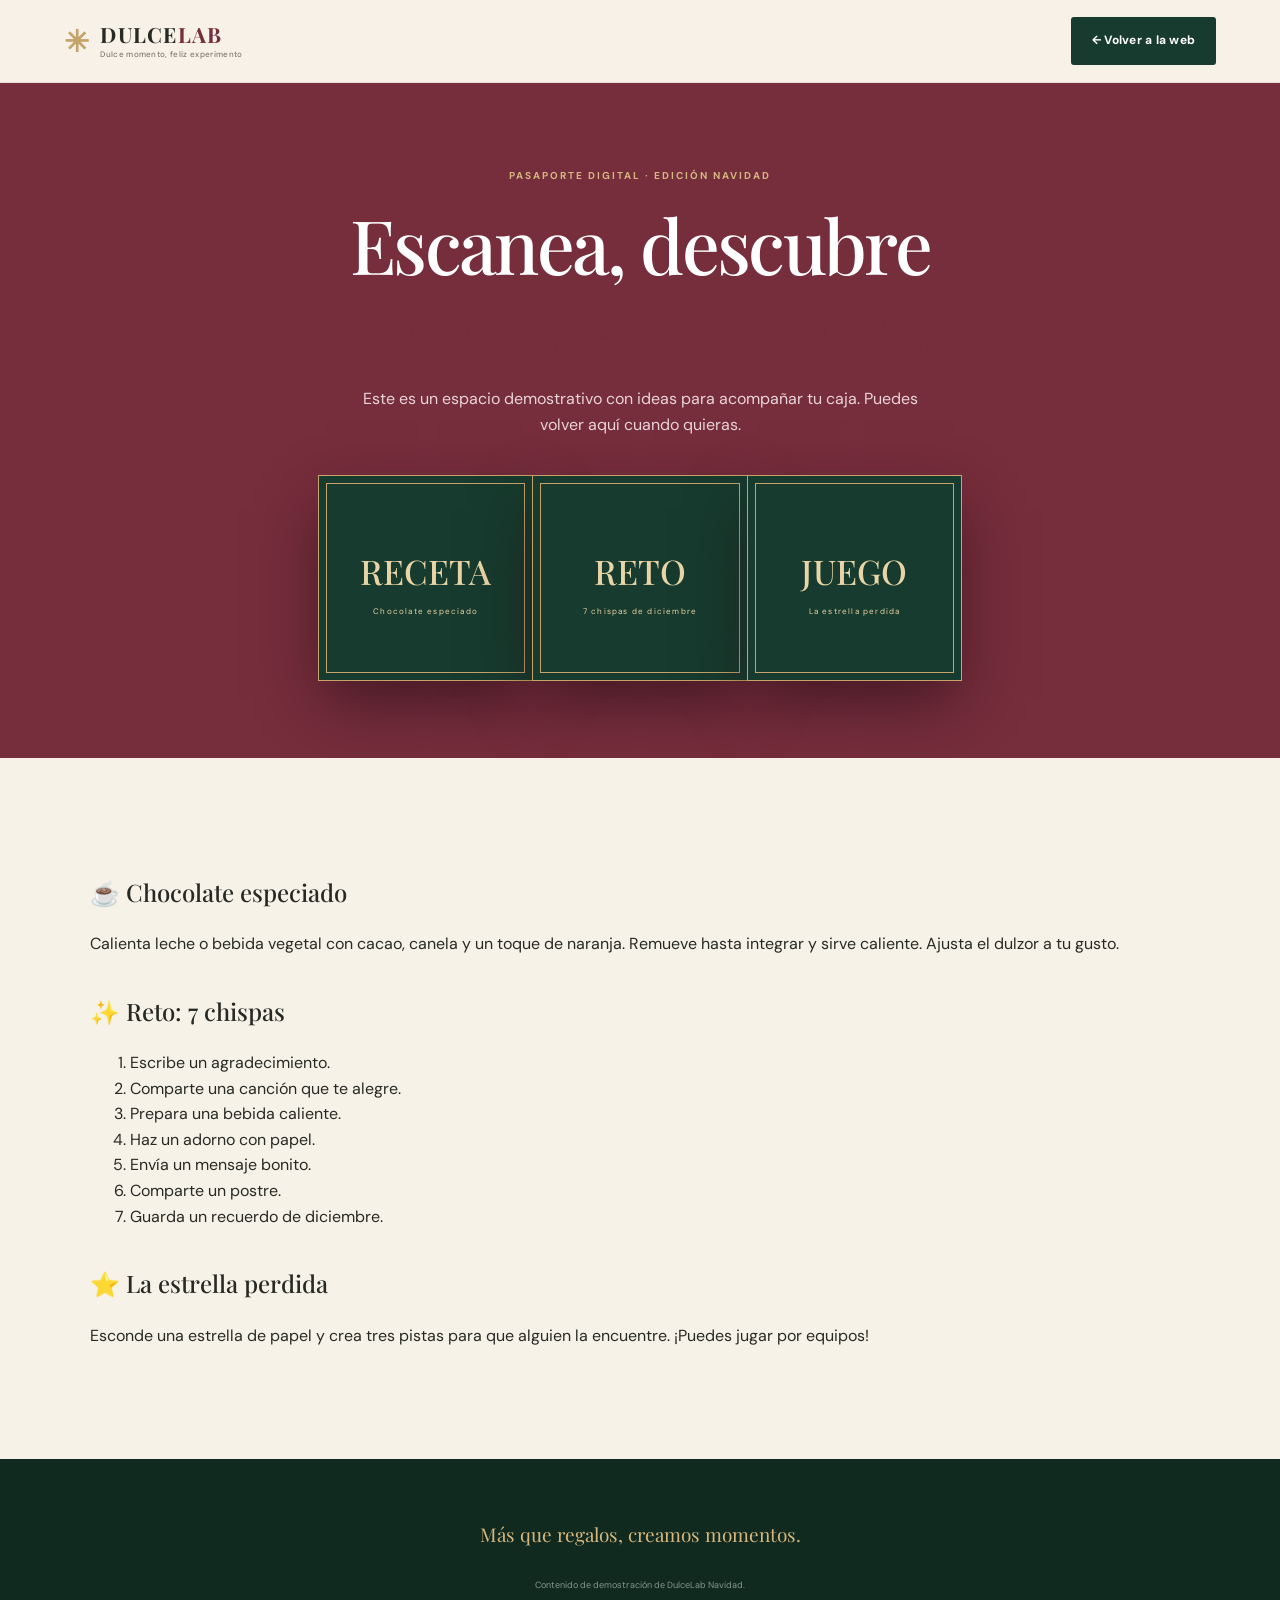
<file: passport.html>
<!doctype html><html lang="es"><head><meta charset="utf-8"><meta name="viewport" content="width=device-width,initial-scale=1"><title>Pasaporte DulceLab</title><link rel="stylesheet" href="../styles.css"></head><body><header class="header"><a class="logo" href="../index.html"><span class="logo-mark">✳</span><span>DULCE<span class="gold">LAB</span><small>Dulce momento, feliz experimento</small></span></a><a class="button button-dark" href="../index.html">← Volver a la web</a></header><main class="passport-page"><section class="passport" style="min-height:75vh;display:grid;place-items:center"><div style="max-width:900px;text-align:center"><div class="eyebrow">PASAPORTE DIGITAL · EDICIÓN NAVIDAD</div><h1 style="color:#fff;font-size:clamp(40px,7vw,75px)">Escanea, descubre<br><em>y vive la experiencia.</em></h1><p style="max-width:600px;margin:20px auto;color:#ead5d8">Este es un espacio demostrativo con ideas para acompañar tu caja. Puedes volver aquí cuando quieras.</p><div class="passport-inner" style="margin-top:45px;grid-template-columns:repeat(3,1fr);gap:15px"><a class="passport-cover" style="height:190px" href="#receta"><strong>RECETA</strong><small>Chocolate especiado</small></a><a class="passport-cover" style="height:190px" href="#reto"><strong>RETO</strong><small>7 chispas de diciembre</small></a><a class="passport-cover" style="height:190px" href="#juego"><strong>JUEGO</strong><small>La estrella perdida</small></a></div></div></section><section class="section" id="receta"><h2>☕ Chocolate especiado</h2><p>Calienta leche o bebida vegetal con cacao, canela y un toque de naranja. Remueve hasta integrar y sirve caliente. Ajusta el dulzor a tu gusto.</p><h2 id="reto" style="margin-top:35px">✨ Reto: 7 chispas</h2><ol><li>Escribe un agradecimiento.</li><li>Comparte una canción que te alegre.</li><li>Prepara una bebida caliente.</li><li>Haz un adorno con papel.</li><li>Envía un mensaje bonito.</li><li>Comparte un postre.</li><li>Guarda un recuerdo de diciembre.</li></ol><h2 id="juego" style="margin-top:35px">⭐ La estrella perdida</h2><p>Esconde una estrella de papel y crea tres pistas para que alguien la encuentre. ¡Puedes jugar por equipos!</p></section></main><footer><p>Más que regalos, creamos momentos.</p><small>Contenido de demostración de DulceLab Navidad.</small></footer></body></html>
</file>
<file: styles.css>
@import url('https://fonts.googleapis.com/css2?family=DM+Sans:wght@400;500;600;700&family=Playfair+Display:ital,wght@0,500;0,600;0,700;1,500;1,600&display=swap');
:root{--forest:#173b2e;--forest2:#244b3c;--wine:#762d3c;--cream:#f7f2e8;--paper:#fffdf8;--gold:#c5a36a;--ink:#272a24;--muted:#77786d;--line:#e5ddcf;--shadow:0 20px 60px #172d2015}*{box-sizing:border-box}html{scroll-behavior:smooth;scroll-padding-top:90px}body{margin:0;background:var(--cream);color:var(--ink);font-family:'DM Sans',sans-serif;line-height:1.6}a{text-decoration:none;color:inherit}button,input,select,textarea{font:inherit}button{cursor:pointer}.announcement{text-align:center;background:var(--wine);color:#f6e9d4;font-size:10px;letter-spacing:.2em;padding:8px}.header{height:83px;padding:0 max(5vw,24px);display:flex;align-items:center;justify-content:space-between;gap:26px;background:#f7f2e8ed;position:sticky;top:0;z-index:50;border-bottom:1px solid #e7dfd2;backdrop-filter:blur(15px)}.logo{display:flex;align-items:center;gap:10px;font-family:'Playfair Display',serif;font-weight:700;letter-spacing:.06em;font-size:21px;line-height:1.05}.logo-mark{color:var(--gold);font-size:30px}.gold{color:var(--wine)}.logo small{display:block;font-family:'DM Sans',sans-serif;font-size:8px;font-weight:500;letter-spacing:.04em;color:#83796b;margin-top:5px}.header nav{display:flex;gap:23px;font-size:12px;font-weight:600;color:#5c6258}.header nav a:hover{color:var(--wine)}.header-actions{display:flex;align-items:center;gap:13px}.search-btn{border:0;background:none;font-size:25px;color:var(--forest)}.cart-btn{border:1px solid #d9cebd;border-radius:99px;background:transparent;padding:9px 13px;font-size:12px}.cart-btn b{background:var(--wine);color:white;border-radius:50%;padding:3px 6px;margin-left:5px}.menu-toggle{display:none;background:none;border:0;font-size:23px;color:var(--forest)}.hero{padding:78px 7vw 72px;display:grid;grid-template-columns:1fr 1fr;gap:6vw;align-items:center;background:radial-gradient(ellipse at 82% 20%,#e6d9c5 0,transparent 35%),var(--cream);min-height:570px}.eyebrow{font-size:10px;letter-spacing:.2em;font-weight:700;color:#d5b77f}.eyebrow span{display:inline-block;width:26px;height:1px;background:currentColor;vertical-align:middle;margin-right:8px}.eyebrow.dark{color:var(--wine)}h1,h2,h3{font-family:'Playfair Display',serif;font-weight:500}h1{font-size:clamp(42px,5vw,72px);line-height:1.08;letter-spacing:-.035em;color:var(--forest);margin:20px 0}h1 em,h2 em{font-weight:500;color:var(--wine)}.hero-copy>p{max-width:510px;color:#6d7167;font-size:15px}.hero-buttons{display:flex;align-items:center;gap:25px;margin-top:29px;flex-wrap:wrap}.button{border:0;display:inline-flex;justify-content:center;align-items:center;gap:14px;padding:14px 21px;border-radius:3px;font-size:12px;font-weight:700;letter-spacing:.02em;transition:transform .2s,background .2s}.button:hover{transform:translateY(-2px)}.button-light{background:#f5ead6;color:var(--forest)}.button-dark{background:var(--forest);color:#fff}.text-link{font-size:12px;font-weight:700;color:var(--forest)}.hero-note{margin-top:38px;font-size:11px;color:#8b806f}.hero-visual{position:relative;max-width:570px;width:100%;margin:auto}.hero-photo{height:440px;border-radius:4px;position:relative;overflow:hidden;background:linear-gradient(145deg,#d2b18b,#7a4e3b 55%,#233c2e);box-shadow:var(--shadow);background-image:linear-gradient(0deg,#142b23aa,transparent 65%),url('https://images.unsplash.com/photo-1543589077-47d81606c1bf?auto=format&fit=crop&w=1100&q=85');background-position:center;background-size:cover}.photo-label{position:absolute;top:25px;left:27px;color:#fff;font-size:10px;letter-spacing:.16em}.photo-label span{color:#e8c78e}.photo-caption{position:absolute;bottom:30px;left:30px;color:#fff;display:flex;flex-direction:column}.photo-caption span{font-size:9px;letter-spacing:.2em}.photo-caption strong{font-family:'Playfair Display';font-size:37px;font-weight:500}.floating-tag{position:absolute;background:#fffdf5;padding:12px 17px;border-radius:2px;box-shadow:0 10px 30px #172d2020;font-size:11px;color:var(--forest);font-weight:700}.tag-one{top:22%;right:-30px}.tag-two{bottom:17%;left:-30px}.qualities{background:var(--forest);color:#f3ead9;display:grid;grid-template-columns:repeat(4,1fr);padding:25px 7vw;gap:25px}.qualities div{display:flex;align-items:center;gap:12px;font-size:11px}.qualities span{font-family:'Playfair Display';color:var(--gold);font-size:17px}.section{padding:95px 7vw}.section-heading{display:flex;align-items:end;justify-content:space-between;gap:30px;margin-bottom:37px}.section-heading h2{font-size:clamp(35px,4vw,52px);line-height:1.1;color:var(--forest);margin:12px 0 0}.section-heading>p{max-width:420px;font-size:13px;color:var(--muted);margin:0 0 5px}.experience-grid{display:grid;grid-template-columns:repeat(3,1fr);gap:18px}.experience-card{min-height:310px;position:relative;padding:27px;display:flex;flex-direction:column;justify-content:end;color:white;overflow:hidden;border-radius:3px;background:#254b3c}.experience-card:before{content:'';position:absolute;inset:0;background:linear-gradient(0deg,#10271fe8,transparent 85%);z-index:1}.experience-card .card-art{position:absolute;inset:0;background-size:cover;background-position:center;transition:transform .5s}.experience-card:hover .card-art{transform:scale(1.05)}.experience-card>*:not(.card-art){position:relative;z-index:2}.experience-card .num{font-size:10px;letter-spacing:.16em;color:#e6c58e}.experience-card h3{font-size:27px;margin:8px 0}.experience-card p{font-size:12px;color:#e9e8df;margin:0 0 18px}.experience-card button{align-self:flex-start;background:transparent;border:1px solid #ffffff75;color:#fff;padding:9px 13px;font-size:10px}.catalog-section{background:#eee7da}.filters{display:flex;gap:12px;margin-bottom:24px}.filters input,.filters select{border:1px solid #d8cebd;background:#faf7ef;padding:13px 15px;font-size:12px;border-radius:2px;color:#5b5d54}.filters input{flex:1}.product-grid{display:grid;grid-template-columns:repeat(4,1fr);gap:16px}.product-card{background:#fbf8f0;border:1px solid #e4dacc;overflow:hidden;border-radius:3px}.product-image{height:205px;display:grid;place-items:center;background:#d8c9ad;position:relative;overflow:hidden}.product-image img{width:100%;height:100%;object-fit:cover}.product-image .symbol{font-size:65px;filter:drop-shadow(0 8px 9px #0002)}.product-content{padding:17px}.product-category{font-size:9px;letter-spacing:.15em;color:var(--wine);font-weight:700;text-transform:uppercase}.product-content h3{font-size:21px;margin:6px 0}.product-content p{font-size:11px;color:var(--muted);min-height:42px}.product-bottom{display:flex;justify-content:space-between;align-items:center;margin-top:13px}.product-price{font-size:11px;font-weight:700;color:var(--forest)}.add-btn{background:var(--forest);border:0;color:white;padding:8px 12px;font-size:10px;border-radius:2px}.custom-section{background:var(--forest);color:#f4ead8;padding:90px 7vw}.custom-inner{display:grid;grid-template-columns:1fr .8fr;gap:9vw;align-items:center;max-width:1200px;margin:auto}.custom-copy h2{font-size:clamp(38px,4vw,55px);line-height:1.12;margin:17px 0}.custom-copy h2 em{color:#d6b47c}.custom-copy p{max-width:470px;color:#c7d0c4;font-size:13px;margin-bottom:27px}.custom-card{background:#f5eee1;color:var(--forest);padding:28px;border-radius:3px}.step{font-size:10px;letter-spacing:.15em;color:var(--wine);font-weight:700;display:flex;justify-content:space-between}.step span{color:var(--gold)}.custom-card h3{font-size:27px;margin:14px 0 19px}.choice-grid{display:grid;grid-template-columns:1fr 1fr;gap:9px}.choice-grid button{background:#fffaf1;border:1px solid #e4d8c5;padding:13px 9px;font-size:11px;text-align:left;color:#4b5b4d}.choice-grid button.selected{border-color:var(--wine);background:#f2e2df}.step-label{font-size:9px;letter-spacing:.15em;font-weight:700;color:var(--wine);margin:22px 0 8px}.custom-card textarea{width:100%;min-height:75px;resize:vertical;background:#fffaf1;border:1px solid #e4d8c5;padding:12px;font-size:12px;margin-bottom:13px}.custom-card .button{width:100%}.custom-card small{display:block;font-size:9px;color:#8a887d;margin-top:9px}.cozy{display:grid;grid-template-columns:.9fr 1fr;gap:8vw;align-items:center}.cozy-visual{min-height:420px;background:#e5d7c4;display:grid;place-items:center}.cozy-art{width:70%;height:75%;background:#b5bda4;display:flex;flex-direction:column;align-items:center;justify-content:center;color:var(--forest);position:relative;text-align:center}.cozy-art span{font-size:35px;color:#e8d6a6}.cozy-art b{font-family:'Playfair Display';font-size:38px;line-height:1.1}.cozy-art small{font-size:9px;letter-spacing:.15em;margin-top:20px}.cozy-copy h2{font-size:48px;color:var(--forest);line-height:1.1;margin:14px 0}.cozy-copy>p{font-size:13px;color:var(--muted);max-width:470px}.template-list{margin-top:24px;border-top:1px solid var(--line)}.template-list button{width:100%;display:flex;align-items:center;gap:15px;background:none;border:0;border-bottom:1px solid var(--line);padding:14px 0;text-align:left;font-size:12px;color:#4e554b}.template-list button span{color:var(--wine);font-size:10px}.template-list button b{margin-left:auto;color:var(--wine)}.small-note{font-size:10px!important}.passport{background:#762d3c;color:#f5e9d5;padding:85px 7vw;overflow:hidden}.passport-inner{display:grid;grid-template-columns:.75fr 1fr;gap:10vw;align-items:center;max-width:1050px;margin:auto}.passport-cover{height:340px;max-width:280px;width:100%;margin:auto;background:#173b2e;border:1px solid #c5a36a;outline:7px solid #173b2e;box-shadow:0 0 0 8px #c5a36a,0 25px 60px #260e15aa;display:flex;align-items:center;justify-content:center;flex-direction:column;position:relative;color:#e9d4a6}.passport-stamp{border:1px solid #c5a36a;border-radius:50%;width:62px;height:62px;display:grid;place-items:center;text-align:center;font-size:14px;margin-bottom:24px}.passport-cover>span{font-size:10px;letter-spacing:.2em}.passport-cover strong{font-family:'Playfair Display';font-size:34px;font-weight:500;margin:7px}.passport-cover small{font-size:8px;letter-spacing:.15em}.passport-stars{position:absolute;bottom:22px}.passport-copy h2{font-size:48px;line-height:1.1;margin:15px 0}.passport-copy h2 em{color:#e1c38b}.passport-copy p{font-size:13px;color:#e5cdd0;max-width:450px;margin-bottom:26px}.moments{display:grid;grid-template-columns:repeat(4,1fr);gap:25px}.moments article{border-top:1px solid #cfc2ae;padding-top:18px}.moments article span{font-family:'Playfair Display';font-size:20px;color:var(--wine)}.moments h3{font-size:23px;margin:9px 0}.moments p{font-size:12px;color:var(--muted)}.faq-section{padding:80px 7vw;background:#eee7da}.faq-list{max-width:800px;margin:auto}.faq-list details{border-bottom:1px solid #d7cbbb;padding:17px 0}.faq-list summary{font-size:13px;font-weight:700;cursor:pointer;list-style:none;display:flex;justify-content:space-between}.faq-list summary span{color:var(--wine);font-size:18px}.faq-list details p{font-size:12px;color:var(--muted);max-width:700px}.order-section{padding:65px 7vw;background:#173b2e;color:#f3ead9;display:flex;align-items:center;justify-content:space-between;gap:30px}.order-section h2{font-size:45px;line-height:1.1;margin:12px 0}.order-section h2 em{color:#d6b47c}.order-section p{font-size:12px;color:#cbd5c8;max-width:420px}footer{background:#102a20;color:#d8d9cd;padding:40px 7vw;text-align:center}footer .logo{justify-content:center;color:#f4ead8}footer p{font-family:'Playfair Display';font-size:19px;color:#d7b77d;margin:20px 0}footer>small{font-size:9px;color:#87968b}.footer-links{display:flex;justify-content:center;gap:25px;margin:22px 0;font-size:11px}.overlay{position:fixed;inset:0;background:#0b1a13a8;z-index:100;display:none;justify-content:flex-end}.overlay.open{display:flex}.drawer{background:var(--paper);height:100%;width:min(440px,100%);padding:25px;display:flex;flex-direction:column}.drawer-head{display:flex;justify-content:space-between;align-items:center;border-bottom:1px solid var(--line);padding-bottom:17px}.drawer-head h3{font-size:25px;margin:0}.drawer-head button,.modal-close{border:0;background:none;font-size:28px;color:var(--forest)}.cart-items{overflow:auto;flex:1;padding:10px 0}.cart-item{display:grid;grid-template-columns:1fr auto;gap:8px;padding:15px 0;border-bottom:1px solid var(--line)}.cart-item strong{font-family:'Playfair Display';font-size:17px}.cart-item small{display:block;color:var(--muted);font-size:10px}.cart-item .remove{border:0;background:none;color:var(--wine);font-size:11px}.qty-controls{display:flex;align-items:center;gap:9px;margin-top:9px}.qty-controls button{border:1px solid var(--line);background:white;width:25px;height:25px}.cart-bottom{border-top:1px solid var(--line);padding-top:17px}.cart-total{display:flex;justify-content:space-between;font-size:12px}.cart-bottom p{font-size:10px;color:var(--muted)}.cart-bottom .button{width:100%}.modal{position:fixed;inset:0;background:#102a2099;z-index:110;display:none;place-items:center;padding:20px}.modal.open{display:grid}.modal-card{background:var(--paper);padding:35px;width:min(450px,100%);position:relative}.modal-close{position:absolute;right:14px;top:10px}.modal-card h3{font-size:28px;margin-bottom:15px}.modal-card input{width:100%;padding:13px;border:1px solid var(--line);margin-bottom:12px}.modal-card .button{width:100%}.toast{position:fixed;bottom:22px;left:50%;transform:translate(-50%,20px);opacity:0;pointer-events:none;background:var(--forest);color:white;padding:12px 20px;font-size:12px;z-index:120;transition:.25s}.toast.show{opacity:1;transform:translate(-50%,0)}
@media(max-width:1100px){.header nav{gap:13px;font-size:11px}.header{gap:14px}.product-grid{grid-template-columns:repeat(3,1fr)}}@media(max-width:850px){.header{height:70px}.menu-toggle{display:block;order:3}.header nav{display:none;position:absolute;top:70px;left:0;right:0;background:var(--cream);padding:20px 25px;border-bottom:1px solid var(--line);flex-direction:column;gap:16px}.header nav.open{display:flex}.header-actions{margin-left:auto}.hero{grid-template-columns:1fr;padding:55px 6vw;gap:45px}.hero-visual{max-width:520px}.hero-photo{height:360px}.qualities{grid-template-columns:repeat(2,1fr)}.section{padding:70px 6vw}.experience-grid{grid-template-columns:repeat(2,1fr)}.product-grid{grid-template-columns:repeat(2,1fr)}.custom-inner,.passport-inner{grid-template-columns:1fr;gap:45px}.custom-section,.passport{padding:70px 6vw}.cozy{grid-template-columns:1fr;gap:40px}.cozy-visual{min-height:330px}.moments{grid-template-columns:repeat(2,1fr)}.section-heading{align-items:start;flex-direction:column}.order-section{flex-direction:column;align-items:flex-start}}@media(max-width:520px){.announcement{font-size:8px}.logo{font-size:18px}.logo-mark{font-size:25px}.header{padding:0 15px}.search-btn{font-size:22px}.cart-btn{padding:7px 9px;font-size:10px}.hero{padding:45px 20px}.hero-photo{height:300px}.tag-one{right:-8px}.tag-two{left:-8px}.hero-buttons{gap:16px}.hero-note{margin-top:25px}.qualities{padding:22px 20px;gap:17px}.qualities div{font-size:10px;align-items:flex-start}.section{padding:58px 20px}.experience-grid{grid-template-columns:1fr}.experience-card{min-height:280px}.filters{flex-direction:column}.product-grid{grid-template-columns:1fr 1fr;gap:10px}.product-image{height:145px}.product-content{padding:12px}.product-content h3{font-size:17px}.product-content p{font-size:10px;min-height:52px}.product-bottom{align-items:flex-start;flex-direction:column;gap:8px}.custom-section,.passport{padding:60px 20px}.custom-card{padding:20px}.choice-grid{grid-template-columns:1fr 1fr}.cozy-visual{min-height:270px}.cozy-copy h2,.passport-copy h2{font-size:39px}.passport-cover{height:300px}.moments{gap:18px}.order-section{padding:55px 20px}.order-section h2{font-size:39px}.footer-links{flex-wrap:wrap;gap:15px}.product-grid{grid-template-columns:1fr 1fr}}
</file>
